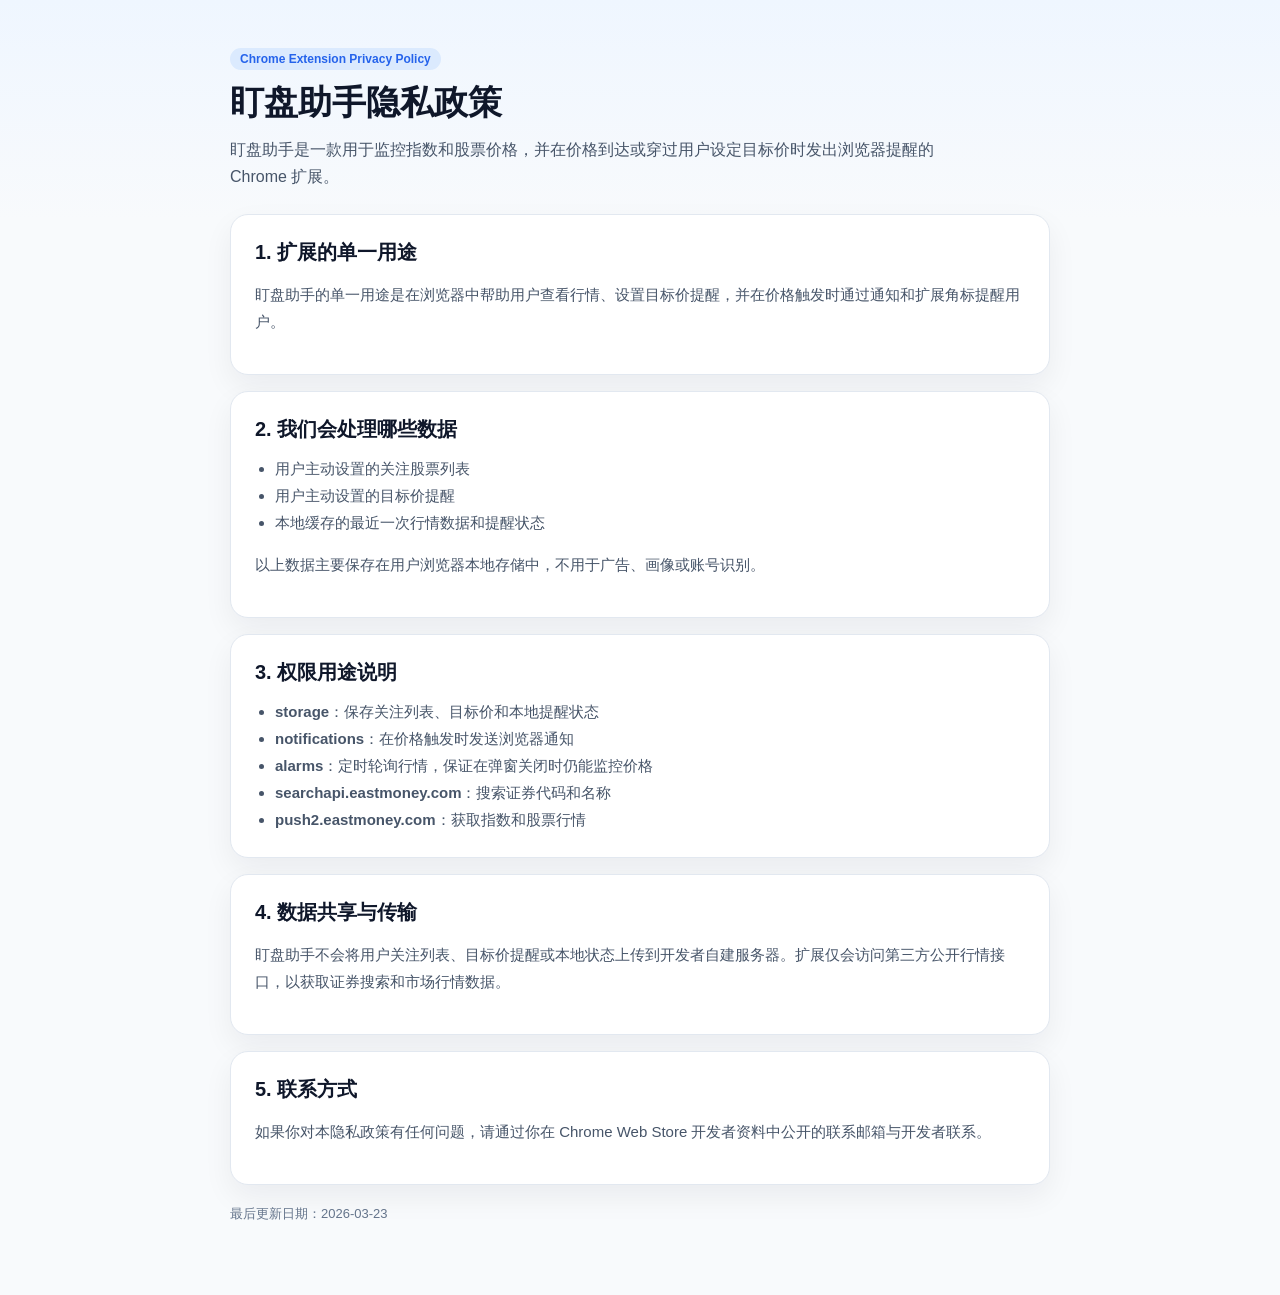
<file: docs/index.html>
<!doctype html>
<html lang="zh-CN">
  <head>
    <meta charset="UTF-8" />
    <meta name="viewport" content="width=device-width, initial-scale=1.0" />
    <title>盯盘助手隐私政策</title>
    <style>
      :root {
        color-scheme: light;
        --bg: #f8fafc;
        --card: #ffffff;
        --line: #e2e8f0;
        --text: #0f172a;
        --muted: #475569;
        --blue: #2563eb;
      }
      * { box-sizing: border-box; }
      body {
        margin: 0;
        font-family: "PingFang SC", "Helvetica", "Arial", sans-serif;
        background: linear-gradient(180deg, #eff6ff 0%, var(--bg) 220px);
        color: var(--text);
      }
      .wrap {
        max-width: 860px;
        margin: 0 auto;
        padding: 48px 20px 72px;
      }
      .hero { margin-bottom: 24px; }
      h1 { margin: 0 0 10px; font-size: 34px; }
      .sub {
        color: var(--muted);
        font-size: 16px;
        line-height: 1.7;
        max-width: 720px;
      }
      .card {
        background: var(--card);
        border: 1px solid var(--line);
        border-radius: 18px;
        padding: 24px;
        margin-bottom: 16px;
        box-shadow: 0 12px 30px rgba(15, 23, 42, 0.06);
      }
      h2 { margin: 0 0 12px; font-size: 20px; }
      p, li {
        color: var(--muted);
        line-height: 1.8;
        font-size: 15px;
      }
      ul { margin: 0; padding-left: 20px; }
      .badge {
        display: inline-block;
        padding: 4px 10px;
        border-radius: 999px;
        background: #dbeafe;
        color: var(--blue);
        font-size: 12px;
        font-weight: 600;
        margin-bottom: 10px;
      }
      .footer {
        color: #64748b;
        font-size: 13px;
        margin-top: 20px;
      }
    </style>
  </head>
  <body>
    <main class="wrap">
      <section class="hero">
        <div class="badge">Chrome Extension Privacy Policy</div>
        <h1>盯盘助手隐私政策</h1>
        <div class="sub">
          盯盘助手是一款用于监控指数和股票价格，并在价格到达或穿过用户设定目标价时发出浏览器提醒的 Chrome 扩展。
        </div>
      </section>

      <section class="card">
        <h2>1. 扩展的单一用途</h2>
        <p>盯盘助手的单一用途是在浏览器中帮助用户查看行情、设置目标价提醒，并在价格触发时通过通知和扩展角标提醒用户。</p>
      </section>

      <section class="card">
        <h2>2. 我们会处理哪些数据</h2>
        <ul>
          <li>用户主动设置的关注股票列表</li>
          <li>用户主动设置的目标价提醒</li>
          <li>本地缓存的最近一次行情数据和提醒状态</li>
        </ul>
        <p>以上数据主要保存在用户浏览器本地存储中，不用于广告、画像或账号识别。</p>
      </section>

      <section class="card">
        <h2>3. 权限用途说明</h2>
        <ul>
          <li><strong>storage</strong>：保存关注列表、目标价和本地提醒状态</li>
          <li><strong>notifications</strong>：在价格触发时发送浏览器通知</li>
          <li><strong>alarms</strong>：定时轮询行情，保证在弹窗关闭时仍能监控价格</li>
          <li><strong>searchapi.eastmoney.com</strong>：搜索证券代码和名称</li>
          <li><strong>push2.eastmoney.com</strong>：获取指数和股票行情</li>
        </ul>
      </section>

      <section class="card">
        <h2>4. 数据共享与传输</h2>
        <p>盯盘助手不会将用户关注列表、目标价提醒或本地状态上传到开发者自建服务器。扩展仅会访问第三方公开行情接口，以获取证券搜索和市场行情数据。</p>
      </section>

      <section class="card">
        <h2>5. 联系方式</h2>
        <p>如果你对本隐私政策有任何问题，请通过你在 Chrome Web Store 开发者资料中公开的联系邮箱与开发者联系。</p>
      </section>

      <div class="footer">最后更新日期：2026-03-23</div>
    </main>
  </body>
</html>
</file>
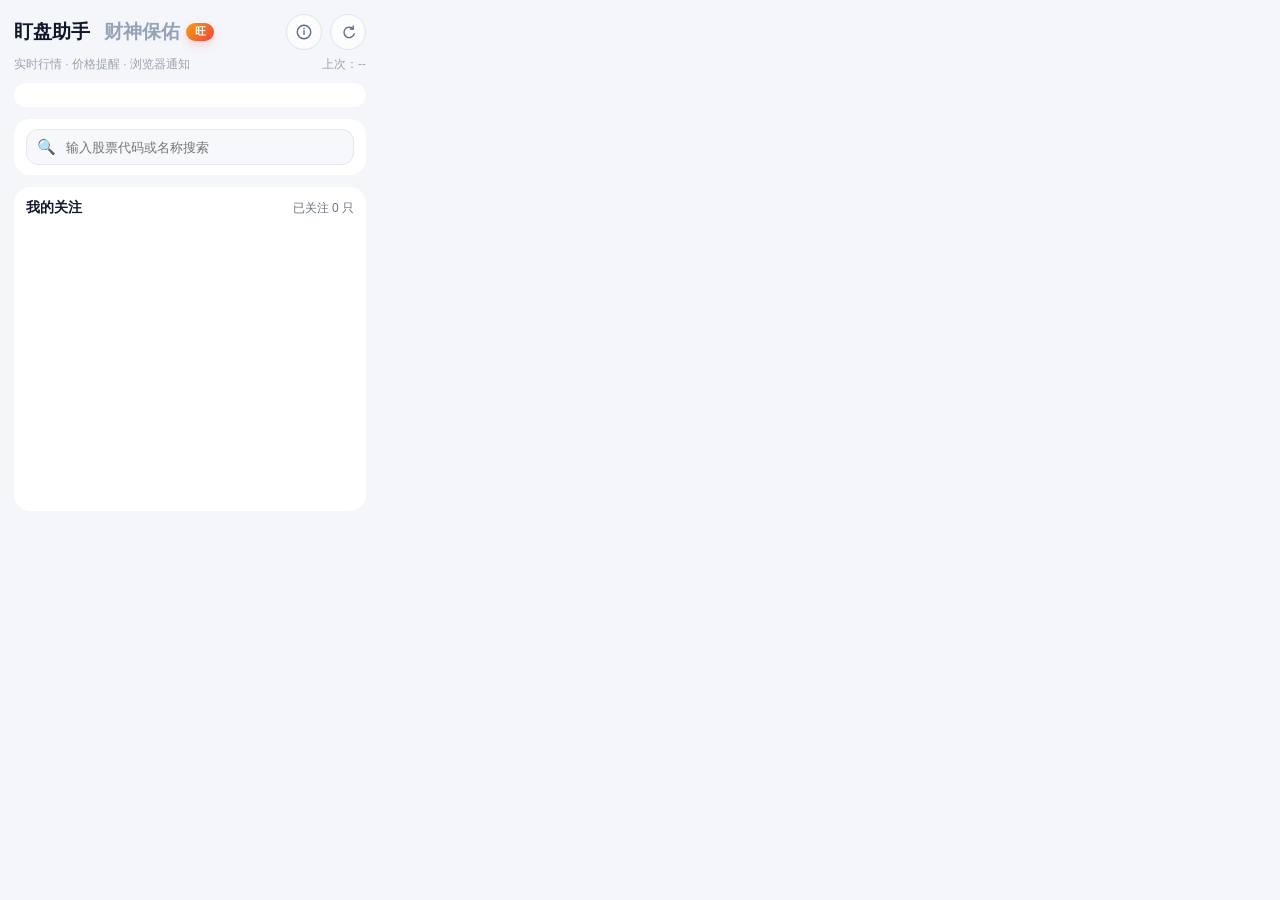
<file: popup.html>
<!doctype html>
<html lang="zh-CN">
  <head>
    <meta charset="UTF-8" />
    <meta name="viewport" content="width=device-width, initial-scale=1.0" />
    <title>盯盘助手</title>
    <link rel="stylesheet" href="popup.css" />
  </head>
  <body>
    <div class="container">
      <header class="hero">
        <div class="hero-top">
          <div class="title-mode-switch" id="mode-switch">
            <button class="title-mode-btn active" data-mode="watch" id="watch-mode-btn">盯盘助手</button>
            <button class="title-mode-btn title-mode-pray" data-mode="pray">
              <span id="pray-mode-label">财神保佑</span>
              <span class="title-mode-badge" id="pray-mode-badge">旺</span>
            </button>
          </div>
          <div class="hero-actions">
            <button id="info-btn" class="icon-btn" title="作者信息" aria-label="作者信息">
              <svg viewBox="0 0 24 24" aria-hidden="true">
                <circle cx="12" cy="12" r="9" fill="none" stroke="currentColor" stroke-width="1.8"></circle>
                <path d="M12 10.2v5" stroke="currentColor" stroke-width="1.8" stroke-linecap="round"></path>
                <circle cx="12" cy="7.4" r="1.1" fill="currentColor"></circle>
              </svg>
            </button>
            <button id="refresh-btn" class="icon-btn" title="手动刷新" aria-label="手动刷新">
              <svg viewBox="0 0 24 24" aria-hidden="true">
                <path d="M19 8a7 7 0 1 0 1.4 6.4" fill="none" stroke="currentColor" stroke-width="1.8" stroke-linecap="round"></path>
                <path d="M19 4v4h-4" fill="none" stroke="currentColor" stroke-width="1.8" stroke-linecap="round" stroke-linejoin="round"></path>
              </svg>
            </button>
          </div>
        </div>
        <div class="hero-meta">
          <p class="sub" id="hero-sub">实时行情 · 价格提醒 · 浏览器通知</p>
          <div class="timestamp"><span id="timestamp-label">上次：</span><span id="last-updated">--</span></div>
        </div>
      </header>

      <section class="card indexes-card" id="indexes-card">
        <div class="indexes" id="indexes"></div>
      </section>

      <section class="card search-card">
        <div class="search-box">
          <span class="search-icon">🔍</span>
          <input id="search-input" type="text" placeholder="输入股票代码或名称搜索" />
          <button id="search-clear-btn" class="search-clear hidden" type="button" title="清空搜索">×</button>
        </div>
        <div id="search-results" class="list"></div>
      </section>

      <section class="card watch-card" id="watch-card">
        <div class="section-title-row">
          <div class="section-title" id="watch-section-title">我的关注</div>
          <div class="count"><span id="watch-count-prefix">已关注</span> <span id="stock-count">0</span> <span id="watch-count-suffix">只</span></div>
        </div>
        <div id="watchlist"></div>
      </section>

      <section class="card pray-card hidden" id="pray-card">
        <div class="altar-card">
          <div class="altar-stage">
            <div class="deity-name" id="deity-name">财神爷</div>
            <div class="deity-display">
              <button class="deity-arrow deity-arrow-left" id="deity-prev" aria-label="上一个神位">‹</button>
              <div class="deity-image-wrap">
              <video
                id="deity-video"
                class="deity-video"
                playsinline
                preload="auto"
                muted
              ></video>
              </div>
              <button class="deity-arrow deity-arrow-right" id="deity-next" aria-label="下一个神位">›</button>
            </div>
            <div class="altar-copy altar-copy-centered" id="deity-copy">愿今日红红火火，账户长虹。</div>
            <div class="altar-fruits-row" id="altar-fruits-row">
              <button class="altar-slot" data-slot-index="0">+</button>
              <button class="altar-slot" data-slot-index="1">+</button>
              <button class="altar-slot" data-slot-index="2">+</button>
            </div>
            <div class="pray-search-overlay hidden" id="pray-search-overlay">
              <div class="pray-search-panel">
                <div class="pray-search-head">
                  <div class="pray-search-title" id="pray-search-title">搜索股票上供</div>
                  <button class="pray-search-close" id="close-pray-search" title="关闭">×</button>
                </div>
                <div class="pray-search-box">
                  <span class="search-icon">🔍</span>
                  <input id="pray-search-input" type="text" placeholder="输入股票代码或名称" />
                </div>
                <div class="pray-search-results" id="pray-search-results"></div>
              </div>
            </div>
            <button id="incense-btn" class="incense-btn incense-btn-floating">上香</button>
            <img class="altar-burner-image" src="assets/incense-burner.png" alt="香炉" />
            <div class="incense-actions">
              <div class="incense-meta"><span id="incense-count-label">累计香火：</span><span id="incense-count">0</span> <span id="incense-count-unit">次</span></div>
            </div>
          </div>
        </div>
      </section>
    </div>

    <div id="status"></div>

    <div class="modal hidden" id="qr-modal">
      <div class="modal-backdrop" data-close-modal="true"></div>
      <div class="modal-panel">
        <button class="modal-close" id="close-qr-modal" title="关闭">×</button>
        <div class="modal-title" id="qr-modal-title">供位已满</div>
        <div class="modal-copy" id="qr-modal-copy">当前最多只能上供三只股票。想继续加票，欢迎扫码联系作者交流。</div>
        <img class="qr-image" id="qr-modal-image" src="assets/developer-qr.png" alt="作者微信二维码" />
        <div class="modal-footnote" id="qr-modal-footnote">扫码备注来意，我会尽快回复。</div>
      </div>
    </div>

    <div class="modal hidden" id="info-modal">
      <div class="modal-backdrop" data-close-info-modal="true"></div>
      <div class="modal-panel info-modal-panel">
        <button class="modal-close" id="close-info-modal" title="关闭">×</button>
        <div class="settings-card">
          <div class="settings-title" id="settings-title">系统设置</div>
          <div class="settings-row">
            <label class="settings-label" for="language-select" id="language-label">语言</label>
            <select id="language-select" class="settings-select">
              <option value="system">跟随系统</option>
              <option value="zh">中文</option>
              <option value="en">English</option>
            </select>
          </div>
        </div>
        <div class="modal-title" id="info-modal-title">联系开发者</div>
        <div class="modal-copy info-contact" id="info-contact">Zhang Xumeng / TEL:18612033945（同微信）</div>
        <div class="info-grid">
          <div class="info-card">
            <div class="info-card-title" id="developer-card-title">微信联系</div>
            <img class="qr-image" id="developer-qr-image" src="assets/developer-qr.png" alt="微信二维码" />
            <div class="info-card-copy" id="developer-card-copy">加我反馈问题或提出建议</div>
          </div>
          <div class="info-card">
            <div class="info-card-title" id="support-card-title">支持一下</div>
            <img class="qr-image" id="support-qr-image" src="assets/alipay.png" alt="收款码" />
            <div class="info-card-copy" id="support-card-copy">欢迎金主请我喝杯咖啡</div>
          </div>
        </div>
        <div class="review-strip">
          <div class="review-copy">
            <div class="review-title" id="review-title">喜欢这个插件？</div>
            <div class="review-stars" aria-hidden="true">★★★★★</div>
          </div>
          <button id="review-btn" class="review-btn">去给个 5 星</button>
        </div>
        <div class="modal-footnote" id="info-modal-footnote">感谢支持，祝你自选常红、账户长虹。</div>
      </div>
    </div>

    <div class="modal hidden" id="detail-modal">
      <div class="modal-backdrop" data-close-detail-modal="true"></div>
      <div class="modal-panel detail-modal-panel">
        <button class="modal-close" id="close-detail-modal" title="关闭">×</button>
        <div id="detail-body"></div>
      </div>
    </div>

    <script src="popup.js"></script>
  </body>
</html>
</file>
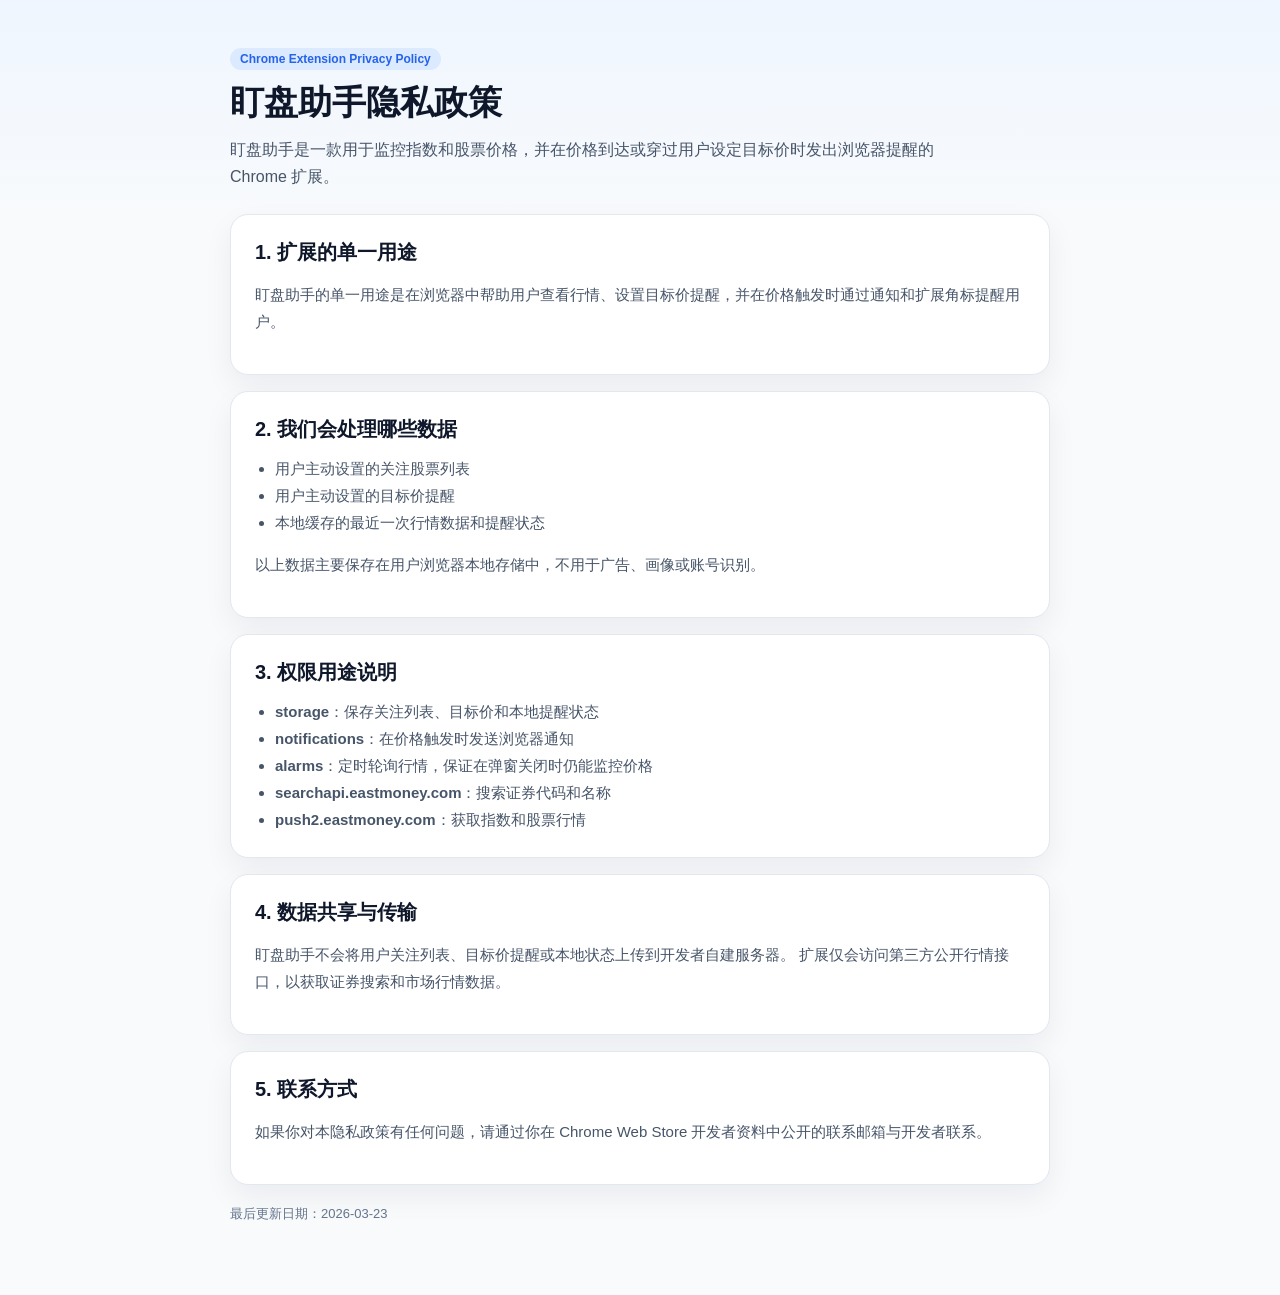
<file: store/privacy/privacy-policy.html>
<!doctype html>
<html lang="zh-CN">
  <head>
    <meta charset="UTF-8" />
    <meta name="viewport" content="width=device-width, initial-scale=1.0" />
    <title>盯盘助手隐私政策</title>
    <style>
      :root {
        color-scheme: light;
        --bg: #f8fafc;
        --card: #ffffff;
        --line: #e2e8f0;
        --text: #0f172a;
        --muted: #475569;
        --blue: #2563eb;
      }
      * { box-sizing: border-box; }
      body {
        margin: 0;
        font-family: "PingFang SC", "Helvetica", "Arial", sans-serif;
        background: linear-gradient(180deg, #eff6ff 0%, var(--bg) 220px);
        color: var(--text);
      }
      .wrap {
        max-width: 860px;
        margin: 0 auto;
        padding: 48px 20px 72px;
      }
      .hero {
        margin-bottom: 24px;
      }
      h1 {
        margin: 0 0 10px;
        font-size: 34px;
      }
      .sub {
        color: var(--muted);
        font-size: 16px;
        line-height: 1.7;
        max-width: 720px;
      }
      .card {
        background: var(--card);
        border: 1px solid var(--line);
        border-radius: 18px;
        padding: 24px;
        margin-bottom: 16px;
        box-shadow: 0 12px 30px rgba(15, 23, 42, 0.06);
      }
      h2 {
        margin: 0 0 12px;
        font-size: 20px;
      }
      p, li {
        color: var(--muted);
        line-height: 1.8;
        font-size: 15px;
      }
      ul {
        margin: 0;
        padding-left: 20px;
      }
      .badge {
        display: inline-block;
        padding: 4px 10px;
        border-radius: 999px;
        background: #dbeafe;
        color: var(--blue);
        font-size: 12px;
        font-weight: 600;
        margin-bottom: 10px;
      }
      .footer {
        color: #64748b;
        font-size: 13px;
        margin-top: 20px;
      }
      a { color: var(--blue); }
    </style>
  </head>
  <body>
    <main class="wrap">
      <section class="hero">
        <div class="badge">Chrome Extension Privacy Policy</div>
        <h1>盯盘助手隐私政策</h1>
        <div class="sub">
          盯盘助手是一款用于监控指数和股票价格，并在价格到达或穿过用户设定目标价时发出浏览器提醒的 Chrome 扩展。
        </div>
      </section>

      <section class="card">
        <h2>1. 扩展的单一用途</h2>
        <p>
          盯盘助手的单一用途是在浏览器中帮助用户查看行情、设置目标价提醒，并在价格触发时通过通知和扩展角标提醒用户。
        </p>
      </section>

      <section class="card">
        <h2>2. 我们会处理哪些数据</h2>
        <ul>
          <li>用户主动设置的关注股票列表</li>
          <li>用户主动设置的目标价提醒</li>
          <li>本地缓存的最近一次行情数据和提醒状态</li>
        </ul>
        <p>以上数据主要保存在用户浏览器本地存储中，不用于广告、画像或账号识别。</p>
      </section>

      <section class="card">
        <h2>3. 权限用途说明</h2>
        <ul>
          <li><strong>storage</strong>：保存关注列表、目标价和本地提醒状态</li>
          <li><strong>notifications</strong>：在价格触发时发送浏览器通知</li>
          <li><strong>alarms</strong>：定时轮询行情，保证在弹窗关闭时仍能监控价格</li>
          <li><strong>searchapi.eastmoney.com</strong>：搜索证券代码和名称</li>
          <li><strong>push2.eastmoney.com</strong>：获取指数和股票行情</li>
        </ul>
      </section>

      <section class="card">
        <h2>4. 数据共享与传输</h2>
        <p>
          盯盘助手不会将用户关注列表、目标价提醒或本地状态上传到开发者自建服务器。
          扩展仅会访问第三方公开行情接口，以获取证券搜索和市场行情数据。
        </p>
      </section>

      <section class="card">
        <h2>5. 联系方式</h2>
        <p>
          如果你对本隐私政策有任何问题，请通过你在 Chrome Web Store 开发者资料中公开的联系邮箱与开发者联系。
        </p>
      </section>

      <div class="footer">最后更新日期：2026-03-23</div>
    </main>
  </body>
</html>
</file>
<file: popup.css>
:root {
  color-scheme: light;
  font-family: "Inter", "PingFang SC", "Helvetica", "Arial", sans-serif;
  --bg: #f5f6fa;
  --card: #ffffff;
  --line: #e5e7eb;
  --text: #111827;
  --muted: #6b7280;
  --blue: #2563eb;
  --red: #dc2626;
  --green: #16a34a;
  --gold: #c89211;
}

/* 最外层文档：控制插件弹窗基础宽度，并去掉页面级滚动 */
html,
body {
  margin: 0;
  padding: 0;
  width: 380px;
  overflow: hidden;
  scrollbar-width: none;
  -ms-overflow-style: none;
}

html::-webkit-scrollbar,
body::-webkit-scrollbar {
  width: 0;
  height: 0;
}

/* 页面主体背景与文字颜色 */
body {
  background: var(--bg);
  color: var(--text);
}

body.modal-open {
  overflow: hidden;
}

/* 主容器：包住整个插件页面内容 */
.container {
  padding: 14px;
  box-sizing: border-box;
  overflow-y: hidden;
  overflow-x: hidden;
  scrollbar-width: none;
  -ms-overflow-style: none;
}

.container.modal-open {
  overflow: hidden;
}

.hidden {
  display: none !important;
}

/* 顶部头部模块：标题、副标题、时间、操作按钮 */
.hero {
  display: flex;
  flex-direction: column;
  gap: 6px;
  margin-bottom: 10px;
}

/* 顶部第一行：标题与右侧按钮 */
.hero-top {
  display: flex;
  justify-content: space-between;
  align-items: center;
  gap: 12px;
}

/* 顶部右侧按钮组：info / 刷新 */
.hero-actions {
  display: inline-flex;
  align-items: center;
  gap: 8px;
}

.sub {
  margin: 0;
  color: #9ca3af;
  font-size: 12px;
}

/* 顶部第二行：副标题与右侧时间 */
.hero-meta {
  display: flex;
  align-items: center;
  justify-content: space-between;
  gap: 12px;
  font-size: 12px;
}

button {
  border: none;
  padding: 6px 12px;
  border-radius: 10px;
  font-size: 12px;
  cursor: pointer;
  transition: transform 0.08s ease, box-shadow 0.12s ease;
}

button:hover {
  transform: translateY(-1px);
  box-shadow: 0 6px 16px rgba(0, 0, 0, 0.08);
}

.icon-btn {
  width: 36px;
  height: 36px;
  padding: 0;
  border-radius: 999px;
  background: rgba(255, 255, 255, 0.72);
  border: 1px solid #dbe4f0;
  color: #5b6b84;
  font-weight: 600;
  box-shadow: none;
  display: inline-flex;
  align-items: center;
  justify-content: center;
}

.icon-btn svg {
  width: 18px;
  height: 18px;
}

.icon-btn:hover {
  transform: none;
  box-shadow: none;
  background: rgba(255, 255, 255, 0.92);
  color: #334155;
}

.timestamp {
  color: #9ca3af;
}

/* 通用卡片容器：指数卡、搜索卡、关注卡、财神卡共用 */
.card {
  background: var(--card);
  border-radius: 16px;
  padding: 12px;
  margin-bottom: 12px;
}

/* 标题模式切换：盯盘助手 / 财神保佑 */
.title-mode-switch {
  display: flex;
  align-items: center;
  gap: 14px;
}

.title-mode-btn {
  background: transparent;
  box-shadow: none;
  padding: 0;
  color: #94a3b8;
  transition: color 0.18s ease, opacity 0.18s ease;
}

.title-mode-btn:hover {
  transform: none;
  box-shadow: none;
  color: #475569;
}

.title-mode-btn[data-mode="watch"] {
  font-size: 19px;
  font-weight: 800;
  line-height: 1.1;
}

.title-mode-btn.active {
  color: #0f172a;
}

.title-mode-pray {
  display: inline-flex;
  align-items: center;
  gap: 6px;
  font-weight: 700;
  font-size: 19px;
  line-height: 1.1;
}

.title-mode-pray .title-mode-badge {
  display: inline-flex;
  align-items: center;
  justify-content: center;
  min-width: 18px;
  height: 18px;
  padding: 0 5px;
  border-radius: 999px;
  background: linear-gradient(135deg, #f59e0b, #ef4444);
  color: #fff7ed;
  font-size: 11px;
  font-weight: 800;
  line-height: 1;
  box-shadow: 0 4px 10px rgba(239, 68, 68, 0.18);
}

.title-mode-pray.active .title-mode-badge {
  background: linear-gradient(135deg, #f97316, #dc2626);
}

/* 指数区域容器：顶部三块大盘指数 */
.indexes {
  display: grid;
  grid-template-columns: repeat(auto-fit, minmax(90px, 1fr));
  gap: 10px;
}

/* 单个指数卡片 */
.index-item {
  background: #f8fbff;
  border: 1px solid #dbeafe;
  border-radius: 12px;
  padding: 10px;
  text-align: center;
}

.index-name {
  font-size: 13px;
  color: #111827;
}

.index-price {
  font-weight: 700;
  font-size: 16px;
  margin-top: 4px;
}

.index-change {
  font-size: 12px;
}

/* 搜索模块外层卡片 */
.search-card {
  position: relative;
  display: flex;
  flex-direction: column;
  justify-content: center;
  height: 36px;
  padding-top: 10px;
  padding-bottom: 10px;
  overflow: visible;
  z-index: 3;
}

/* 搜索输入框容器 */
.search-box {
  display: flex;
  align-items: center;
  gap: 8px;
  background: #f7f8fb;
  border: 1px solid var(--line);
  border-radius: 12px;
  padding: 8px 10px;
  transition: background-color 0.16s ease, border-color 0.16s ease, box-shadow 0.16s ease;
}

.search-box:hover {
  background: #ffffff;
  border-color: #d7deea;
}

.search-box:focus-within {
  background: #ffffff;
  border-color: #93c5fd;
  box-shadow: 0 0 0 3px rgba(37, 99, 235, 0.08);
}

.search-box input {
  flex: 1;
  border: none;
  background: transparent;
  outline: none;
  font-size: 13px;
}

.search-clear {
  width: 22px;
  height: 22px;
  padding: 0;
  border-radius: 999px;
  background: transparent;
  color: #94a3b8;
  box-shadow: none;
  display: inline-flex;
  align-items: center;
  justify-content: center;
  font-size: 16px;
  line-height: 1;
  font-weight: 400;
  flex: none;
}

.search-clear:hover,
.search-clear:focus-visible {
  transform: none;
  box-shadow: none;
  background: #eef2f7;
  color: #475569;
}

.search-icon {
  font-size: 15px;
  color: #9ca3af;
}

/* 通用纵向列表 */
.list {
  display: flex;
  flex-direction: column;
  gap: 8px;
  margin-top: 10px;
}

/* 搜索结果下拉面板 */
.search-card .list {
  position: absolute;
  left: 12px;
  right: 12px;
  top: calc(100% - 6px);
  margin-top: 0;
  padding: 10px;
  max-height: 320px;
  overflow: auto;
  background: rgba(255, 255, 255, 0.98);
  border: 1px solid #e6ebf2;
  border-radius: 16px;
  box-shadow: 0 20px 36px rgba(15, 23, 42, 0.12);
  backdrop-filter: blur(10px);
}

.search-card .list:empty {
  display: none;
}

.search-card:not(.has-results) .list {
  display: none;
}

.search-card.has-results {
  justify-content: flex-start;
  z-index: 8;
}

.search-row {
  display: flex;
  align-items: center;
  justify-content: space-between;
  gap: 12px;
  padding: 8px 10px;
  border-radius: 10px;
  background: #f8fafc;
  border: 1px solid #edf1f5;
}

.row-main {
  min-width: 0;
}

.search-row .name {
  font-weight: 600;
}

.symbol-row {
  display: inline-flex;
  align-items: center;
  gap: 6px;
  flex-wrap: wrap;
}

.search-row .symbol,
.stock-symbol {
  color: #6b7280;
  font-size: 12px;
}

.market-badge {
  display: inline-flex;
  align-items: center;
  padding: 1px 6px;
  border-radius: 999px;
  background: #eef2f7;
  color: #667085;
  font-size: 11px;
  line-height: 1.5;
}

.search-row .add {
  background: linear-gradient(135deg, #2563eb, #1d4ed8);
  color: white;
  font-weight: 600;
}

.search-status.followed {
  display: inline-flex;
  align-items: center;
  gap: 4px;
  padding: 5px 0px;
  border-radius: 8px;
  background: #ecfdf3;
  color: #15803d;
  border: 1px solid #bbf7d0;
  font-size: 12px;
  font-weight: 600;
  width: 64px;
  justify-content: center;
  white-space: nowrap;
  flex: none;
}

/* 模块标题行：如“我的关注” */
.section-title-row {
  display: flex;
  align-items: center;
  justify-content: space-between;
  gap: 10px;
}

.section-title {
  font-weight: 700;
  font-size: 14px;
}

.count {
  color: var(--muted);
  font-size: 12px;
}

/* 我的关注列表容器 */
#watchlist {
  display: flex;
  flex-direction: column;
  gap: 8px;
  margin-top: 10px;
  overflow: visible;
  flex: 1;
}

/* 我的关注卡片外层 */
#watch-card {
  display: flex;
  flex-direction: column;
  min-height: 300px;
}

#watchlist > .empty {
  flex: 1;
  display: flex;
  align-items: center;
  justify-content: center;
}

/* 单只股票卡片 */
.stock-card {
  position: relative;
  border: 1px solid var(--line);
  border-radius: 12px;
  padding: 10px;
  background: #fdfdfd;
  display: flex;
  flex-direction: column;
  gap: 8px;
  cursor: pointer;
  transition: border-color 0.16s ease, background-color 0.16s ease;
}

.stock-card:active {
  cursor: grabbing;
}

.stock-card:hover,
.stock-card:focus-within {
  border-color: #dbe7fb;
  background: #fbfdff;
}

.stock-card.dragging {
  opacity: 0.55;
  background: #f8fbff;
}

.stock-card.drag-over-top {
  box-shadow: inset 0 3px 0 #2563eb;
}

.stock-card.drag-over-bottom {
  box-shadow: inset 0 -3px 0 #2563eb;
}

.stock-header {
  display: grid;
  grid-template-columns: minmax(0, 1fr) minmax(0, 1fr);
  align-items: center;
  gap: 10px;
}

.stock-info {
  display: flex;
  flex-direction: column;
  gap: 2px;
  min-width: 0;
}

.stock-name-row {
  display: flex;
  align-items: center;
  min-width: 0;
}

.stock-drag-handle {
  display: grid;
  grid-template-columns: repeat(2, 3px);
  grid-template-rows: repeat(3, 3px);
  column-gap: 2px;
  row-gap: 1.5px;
  align-content: center;
  justify-content: center;
  width: 16px;
  height: 22px;
  margin-left: 4px;
  margin-right: 4px;
  padding: 0;
  box-shadow: none;
  border: none;
  flex: none;
  cursor: grab;
  user-select: none;
  pointer-events: auto;
}

.stock-drag-dot {
  width: 2px;
  height: 2px;
  border-radius: 999px;
  background: #94a3b8;
}

.stock-card:hover .stock-drag-dot {
  background: #64748b;
}

.stock-name {
  font-weight: 700;
}

.stock-name,
.stock-symbol {
  overflow: hidden;
  text-overflow: ellipsis;
}

.stock-quote-area {
  position: relative;
  min-width: 0;
  display: grid;
  grid-template-columns: minmax(0, 1fr) minmax(0, 1fr);
  align-items: center;
  gap: 10px;
}

.quote-side {
  display: flex;
  align-items: center;
  justify-content: center;
  min-width: 0;
}

.quote {
  text-align: right;
  display: flex;
  flex-direction: column;
  gap: 2px;
}

.quote .price {
  font-weight: 800;
  font-size: 14px;
}

.quote .change-text {
  font-size: 11px;
}

.stock-mini-chart-slot {
  width: 100%;
  height: 40px;
  display: flex;
  align-items: center;
  justify-content: center;
  min-width: 0;
}

.mini-trend {
  width: 92%;
  min-width: 0;
  height: 32px;
  display: block;
}

.mini-trend-line {
  fill: none;
  stroke-width: 1.15;
  stroke-linecap: round;
  stroke-linejoin: round;
}

.mini-trend-placeholder {
  border-radius: 999px;
  background: linear-gradient(90deg, rgba(226, 232, 240, 0.26), rgba(241, 245, 249, 0.72), rgba(226, 232, 240, 0.26));
}

.quote-actions-overlay {
  position: absolute;
  inset: 0;
  display: flex;
  align-items: center;
  justify-content: flex-end;
  gap: 8px;
  padding-right: 1px;
  background: #fbfdfff5;
  opacity: 0;
  pointer-events: none;
  transition: opacity 0.15s ease;
  z-index: 1;
}

.stock-card:hover .quote-actions-overlay,
.stock-card:focus-within .quote-actions-overlay {
  opacity: 1;
  pointer-events: auto;
}

.bell-btn {
  display: inline-flex;
  align-items: center;
  gap: 4px;
  padding: 0;
  background: transparent;
  color: var(--blue);
  font-weight: 600;
  box-shadow: none;
}

.bell-btn:hover,
.remove-stock-inline:hover,
.target-tag-remove:hover,
.fruit-remove:hover {
  transform: none;
  box-shadow: none;
}

.remove-stock-inline {
  background: transparent;
  color: #ef4444;
  padding: 0;
  font-weight: 600;
  box-shadow: none;
}

.multi-alert-panel {
  display: flex;
}

.targets-list.tags-only {
  display: flex;
  flex-wrap: wrap;
  gap: 8px;
}

.target-tag {
  display: inline-flex;
  align-items: center;
  gap: 6px;
  padding: 5px 10px;
  border-radius: 999px;
  background: #f3f4f6;
  border: 1px solid #e5e7eb;
  color: #4b5563;
  font-size: 12px;
}

.target-tag.hit {
  background: #ede9fe;
  border-color: #c4b5fd;
  color: #6d28d9;
}

.target-tag-remove {
  padding: 0;
  width: 16px;
  height: 16px;
  border-radius: 50%;
  background: transparent;
  color: #9ca3af;
  font-weight: 700;
  line-height: 1;
  box-shadow: none;
}

.target-popover {
  background: white;
  border: 1px solid #dbe4f0;
  border-radius: 12px;
  padding: 10px;
  box-shadow: 0 10px 24px rgba(15, 23, 42, 0.08);
}

.target-entry {
  display: flex;
  align-items: center;
  gap: 8px;
}

.target-popover-title {
  font-size: 12px;
  font-weight: 700;
  color: #475569;
  white-space: nowrap;
}

.target-input {
  flex: 1;
  border: 1px solid #d7dce0;
  border-radius: 8px;
  padding: 8px 10px;
  font-size: 13px;
  background: white;
  outline: none;
}

.confirm-target {
  background: var(--blue);
  color: white;
  width: 56px;
  min-width: 56px;
  white-space: nowrap;
  border-radius: 8px;
  flex: none;
}

/* 财神保佑主卡片 */
.pray-card {
  background: linear-gradient(180deg, #fffdf6, #fff9eb);
  border: 1px solid #f4e8bf;
}

/* 财神名称标题 */
.deity-name {
  color: #8b5e05;
  font-weight: 800;
  font-size: 20px;
  text-align: center;
  margin: 4px 0 6px;
}

.deity-arrow {
  position: absolute;
  top: 50%;
  width: 34px;
  height: 34px;
  padding: 0px 0px 4px 0px;
  border-radius: 999px;
  background: #fff6dd;
  border: 1px solid #efd79b;
  color: #8b5e05;
  box-shadow: none;
  font-size: 20px;
  line-height: 1;
  transform: translateY(-50%);
  z-index: 2;
}

.deity-arrow:hover {
  transform: translateY(-50%);
  box-shadow: none;
  background: #fdf0c8;
  color: #6b4423;
}

.deity-arrow-left {
  left: -28px;
}

.deity-arrow-right {
  right: -28px;
}

/* 财神内容主体：神像、文案、供位、香炉 */
.altar-card {
  border-radius: 14px;
  padding: 0;
  background: transparent;
  border: none;
  position: relative;
}

.altar-copy {
  color: #8b6b21;
  font-size: 12px;
}

.altar-copy-centered {
  text-align: center;
  margin-top: -2px;
  font-size: 13px;
  transition: opacity 0.2s ease, transform 0.2s ease;
}

.altar-copy.smoke-out {
  animation: blessing-smoke-out 0.2s ease forwards;
}

.altar-copy.smoke-in {
  animation: blessing-smoke-in 0.28s ease forwards;
}

.incense-btn {
  background: linear-gradient(135deg, #f8d36a, #f59e0b);
  color: #6b3b00;
  font-weight: 800;
  border: 1px solid rgba(255, 243, 205, 0.8);
}

.incense-btn-floating {
  position: absolute;
  left: 50%;
  bottom: 16px;
  transform: translateX(-50%) translateY(6px);
  opacity: 0;
  pointer-events: none;
  transition: opacity 0.18s ease, transform 0.18s ease;
  z-index: 3;
}

.pray-card:hover .incense-btn-floating,
.pray-card:focus-within .incense-btn-floating {
  opacity: 1;
  pointer-events: auto;
  transform: translateX(-50%) translateY(0);
}

/* 财神中部舞台区域 */
.altar-stage {
  margin-top: 8px;
  display: flex;
  flex-direction: column;
  align-items: center;
  gap: 10px;
}

/* 神像展示区：含左右切换箭头 */
.deity-display {
  position: relative;
  display: inline-flex;
  align-items: center;
  justify-content: center;
}

.deity-image-wrap {
  display: flex;
  align-items: center;
  justify-content: center;
  min-height: 0;
  position: relative;
  width: 226px;
  height: 226px;
  overflow: hidden;
}

.deity-video {
  position: absolute;
  inset: 0;
  width: 100%;
  height: 100%;
  object-fit: cover;
  background: transparent;
  filter: drop-shadow(0 8px 18px rgba(124, 74, 3, 0.08));
  pointer-events: none;
}

/* 三个供位容器 */
.altar-fruits-row {
  display: grid;
  grid-template-columns: repeat(3, minmax(0, 1fr));
  gap: 14px;
  width: 100%;
  align-items: end;
  height: 56px;
  margin-top: 2px;
}

/* 空供位 */
.altar-slot {
  display: flex;
  align-items: center;
  justify-content: center;
  height: 56px;
  border-radius: 12px;
  background: rgba(255, 255, 255, 0.55);
  border: 1px dashed #e4c46d;
  color: #c89211;
  font-size: 20px;
  box-shadow: none;
  transition: transform 0.15s ease, border-color 0.15s ease, background 0.15s ease;
}

.altar-slot:hover {
  transform: translateY(-1px);
  border-color: #d9ad34;
  background: rgba(255, 247, 220, 0.9);
}

/* 已上供的供位卡片 */
.altar-slot.filled {
  position: relative;
  align-items: flex-start;
  justify-content: space-between;
  flex-direction: column;
  height: 56px;
  gap: 0;
  font-size: 12px;
  border-style: solid;
  background: linear-gradient(180deg, #fff8e6, #ffd27a);
  color: #7c4a03;
  font-weight: 700;
  padding: 8px 8px;
  box-sizing: border-box;
}

.altar-slot.filled:hover {
  background: linear-gradient(180deg, #fff4d8, #ffcb63);
  border-color: #dba72c;
}

.altar-slot-topline {
  display: flex;
  align-items: center;
  justify-content: center;
  gap: 4px;
  width: 100%;
}

.altar-slot-market {
  padding: 0 4px;
  border-radius: 999px;
  background: rgba(255,255,255,.58);
  font-size: 8px;
  line-height: 1.1;
}

.altar-slot-symbol {
  font-size: 10px;
  letter-spacing: 0.02em;
  line-height: 1;
}

.altar-slot-name {
  width: 100%;
  font-size: 10px;
  opacity: 0.9;
  line-height: 1;
  min-height: 0;
  text-align: center;
  white-space: nowrap;
  overflow: hidden;
  text-overflow: ellipsis;
}

.altar-slot-quote {
  display: flex;
  align-items: center;
  justify-content: center;
  gap: 3px;
  margin-top: 0;
  width: 100%;
  font-size: 8px;
  line-height: 1;
  font-weight: 700;
}

.altar-slot-remove {
  position: absolute;
  top: 6px;
  right: 6px;
  width: 16px;
  height: 16px;
  padding: 0;
  border-radius: 8px;
  background: rgba(255,255,255,.68);
  color: #8f5b09;
  box-shadow: none;
  opacity: 0;
  transition: opacity 0.15s ease;
}

.altar-slot.filled:hover .altar-slot-remove {
  opacity: 1;
}

.altar-burner-image {
  display: block;
  width: 120px;
  height: auto;
  object-fit: contain;
}

/* 香炉底部动作区：累计香火等 */
.incense-actions {
  width: 100%;
  display: flex;
  align-items: flex-end;
  justify-content: flex-start;
  margin-top: -22px;
}

.incense-meta {
  color: #8b6b21;
  font-size: 12px;
  white-space: nowrap;
  line-height: 1;
}

/* 财神模式搜索弹层遮罩 */
.pray-search-overlay {
  position: absolute;
  inset: 0;
  background: rgba(255, 248, 230, 0.72);
  border-radius: 18px;
  display: flex;
  align-items: center;
  justify-content: center;
  padding: 4px;
  z-index: 4;
}

/* 财神模式搜索弹窗主体 */
.pray-search-panel {
  width: 100%;
  max-width: 560px;
  border-radius: 18px;
  background: rgba(255,255,255,.96);
  border: 1px solid #efd79b;
  box-shadow: 0 16px 36px rgba(146, 95, 16, 0.16);
  padding: 18px;
}

.pray-search-head {
  display: flex;
  align-items: center;
  justify-content: space-between;
  gap: 8px;
  margin-bottom: 10px;
}

.pray-search-title {
  font-size: 14px;
  font-weight: 700;
  color: #7c4a03;
}

.pray-search-close {
  width: 28px;
  height: 28px;
  padding: 0;
  border-radius: 8px;
  background: transparent;
  box-shadow: none;
  color: #8f5b09;
  font-size: 20px;
  line-height: 1;
  font-weight: 200;
}

.pray-search-close:hover,
.pray-search-close:focus-visible {
  transform: none;
  box-shadow: none;
  background: #fff3d7;
  color: #7c4a03;
}

.pray-search-box {
  display: flex;
  align-items: center;
  gap: 8px;
  background: #fffdf8;
  border: 1px solid #ead8aa;
  border-radius: 12px;
  padding: 8px 10px;
}

.pray-search-box input {
  flex: 1;
  border: none;
  background: transparent;
  outline: none;
  font-size: 13px;
}

.pray-search-results {
  display: flex;
  flex-direction: column;
  gap: 8px;
  margin-top: 10px;
  max-height: 220px;
  overflow: auto;
}

.pray-result-row {
  display: flex;
  align-items: center;
  justify-content: space-between;
  gap: 12px;
  padding: 10px 12px;
  border-radius: 12px;
  background: #fffbf2;
  border: 1px solid #f2e3bb;
}

.pray-result-main {
  min-width: 0;
}

.pray-result-name {
  font-size: 14px;
  font-weight: 700;
  color: #5b3b00;
}

.pray-result-row .add {
  background: #6b3f1f;
  color: #ffffff;
  font-weight: 700;
  width: 64px;
  min-width: 64px;
  border-radius: 8px;
  box-shadow: none;
  white-space: nowrap;
  flex: none;
  justify-content: center;
}

.pray-result-row .add:hover {
  transform: none;
  box-shadow: none;
  background: #5a3418;
}

@keyframes blessing-smoke-out {
  0% {
    opacity: 1;
    transform: translateY(0);
  }
  100% {
    opacity: 0;
    transform: translateY(-6px);
  }
}

@keyframes blessing-smoke-in {
  0% {
    opacity: 0;
    transform: translateY(6px);
  }
  100% {
    opacity: 1;
    transform: translateY(0);
  }
}

/* 通用弹窗遮罩层 */
.modal {
  position: fixed;
  inset: 0;
  z-index: 20;
  display: flex;
  align-items: center;
  justify-content: center;
  padding: 14px;
  box-sizing: border-box;
}

.modal-backdrop {
  position: absolute;
  inset: 0;
  background: rgba(15, 23, 42, 0.45);
}

/* 通用弹窗主体 */
.modal-panel {
  position: relative;
  width: 280px;
  margin: 0;
  background: white;
  border-radius: 18px;
  padding: 18px;
  box-shadow: 0 20px 50px rgba(15, 23, 42, 0.28);
  text-align: center;
}

/* 作者信息弹窗 */
.info-modal-panel {
  width: 320px;
  text-align: left;
}

.settings-card {
  margin: 2px 0 14px;
  padding: 0;
  border: none;
  border-radius: 0;
  background: transparent;
}

.settings-title {
  font-size: 18px;
  font-weight: 700;
  color: #111827;
  margin-top: 8px;
  margin-bottom: 8px;
}

.settings-row {
  margin-top: 12px;
  display: grid;
  grid-template-columns: repeat(2, minmax(0, 1fr));
  align-items: center;
  gap: 10px;
}

.settings-label {
  font-size: 12px;
  color: #6b7280;
}

.settings-select {
  -webkit-appearance: none;
  appearance: none;
  width: 100%;
  height: 34px;
  border: 1px solid #e5d9b8;
  border-radius: 10px;
  padding: 0 28px 0 10px;
  background: #ffffff;
  background-image: url("data:image/svg+xml,%3Csvg xmlns='http://www.w3.org/2000/svg' width='10' height='6' viewBox='0 0 10 6' fill='none'%3E%3Cpath d='M1 1L5 5L9 1' stroke='%236B7280' stroke-width='1.5' stroke-linecap='round' stroke-linejoin='round'/%3E%3C/svg%3E");
  background-repeat: no-repeat;
  background-position: right 8px center;
  background-size: 10px 6px;
  color: #1f2937;
  font-size: 12px;
  outline: none;
}

.settings-select:focus {
  border-color: #d6b36a;
  box-shadow: 0 0 0 3px rgba(214, 179, 106, 0.14);
}

/* 股票详情弹窗 */
.detail-modal-panel {
  position: relative;
  width: 366px;
  height: 560px;
  text-align: left;
  padding: 14px;
  display: flex;
  flex-direction: column;
  box-sizing: border-box;
  margin: 0;
  max-width: calc(100vw - 28px);
}

/* 股票详情弹窗外层，用于居中显示 */
#detail-modal {
  display: flex;
  align-items: center;
  justify-content: center;
  padding: 14px;
  box-sizing: border-box;
  overscroll-behavior: contain;
}

/* 股票详情滚动内容区 */
#detail-body {
  flex: 1;
  min-height: 0;
  overflow: auto;
  padding-right: 2px;
}

/* 作者信息二维码双列区域 */
.info-grid {
  display: grid;
  grid-template-columns: repeat(2, minmax(0, 1fr));
  gap: 10px;
  margin-top: 12px;
}

.info-card {
  border: 1px solid #ebe3c6;
  border-radius: 14px;
  background: #fffdf7;
  padding: 10px;
  text-align: center;
}

.info-card-title {
  font-size: 13px;
  font-weight: 700;
  color: #7c4a03;
  margin-bottom: 8px;
}

.info-card-copy {
  font-size: 10px;
  color: #7b7280;
  margin-top: 12px;
}

.info-contact {
  margin-top: 12px;
  color: #94a3b8;
  font-weight: 400;
  font-size: 12px;
}

.modal-close {
  position: absolute;
  top: 12px;
  right: 12px;
  padding: 0;
  width: 28px;
  height: 28px;
  background: transparent;
  color: #64748b;
  box-shadow: none;
  font-size: 20px;
  line-height: 1;
  font-weight: 200;
}

.modal-close:hover,
.modal-close:focus-visible {
  transform: none;
  box-shadow: none;
  background: #f3f4f6;
  color: #475569;
}

.modal-title {
  font-size: 18px;
  font-weight: 700;
  margin-top: 8px;
  margin-bottom: 8px;
}

.modal-copy {
  margin-top: 12px;
  color: #576578;
  font-size: 12px;
  line-height: 1;
}

.detail-head {
  display: flex;
  align-items: flex-start;
  justify-content: space-between;
  gap: 12px;
}

.detail-title {
  font-size: 20px;
  font-weight: 800;
  color: #111827;
  line-height: 1.1;
  margin-top: 8px;
}

.detail-subtitle {
  margin-top: 6px;
  color: #667085;
  font-size: 12px;
}

.detail-price-row {
  display: flex;
  align-items: baseline;
  gap: 10px;
  margin-top: 14px;
  flex-wrap: wrap;
}

.detail-price {
  font-size: 22px;
  font-weight: 800;
}

.detail-price-meta {
  display: inline-flex;
  align-items: center;
  gap: 8px;
  font-size: 12px;
  font-weight: 700;
}

.detail-time {
  margin-left: auto;
  color: #64748b;
  font-size: 11px;
  font-weight: 600;
}

.detail-range-tabs {
  margin-top: 16px;
  display: grid;
  grid-template-columns: repeat(6, minmax(0, 1fr));
  border: 0;
  border-bottom: 1px solid #eef2f7;
  border-radius: 0;
  overflow: visible;
  background: #ffffff;
}

.detail-range-tab {
  position: relative;
  height: 30px;
  padding: 0;
  border: 0;
  border-radius: 0;
  background: #ffffff;
  color: #6b7280;
  box-shadow: none;
  font-size: 13px;
  font-weight: 700;
  line-height: 30px;
  text-align: center;
  white-space: nowrap;
}

.detail-range-tab.active {
  background: #ffffff;
  color: #111827;
}

.detail-range-tab.active::after {
  content: "";
  position: absolute;
  left: 50%;
  bottom: -1px;
  width: 22px;
  height: 3px;
  border-radius: 999px;
  background: #ef4444;
  transform: translateX(-50%);
}

.detail-range-tab:hover,
.detail-range-tab:focus-visible {
  transform: none;
  box-shadow: none;
  outline: none;
}

.detail-range-tab:not(.active):hover,
.detail-range-tab:not(.active):focus-visible {
  background: #ffffff;
  color: #374151;
}

.detail-chart-card {
  margin-top: 10px;
  padding: 10px 0 10px;
  border-radius: 0;
  background: transparent;
  border: none;
}

.detail-chart-svg {
  width: 100%;
  height: 148px;
  display: block;
}

.detail-chart-line {
  fill: none;
  stroke-width: 1.5;
  stroke-linejoin: round;
  stroke-linecap: round;
}

.detail-kline-wick {
  stroke-width: 1;
  stroke-linecap: round;
}

.detail-kline-body {
  stroke-width: 0;
}

.detail-kline-body.selected {
  stroke: #111827;
  stroke-width: 1.2;
  vector-effect: non-scaling-stroke;
}

.detail-chart-base {
  stroke: #9ca3af;
  stroke-width: 1;
  stroke-dasharray: 1.5 4.5;
  opacity: 0.8;
  stroke-linecap: round;
}

.detail-chart-guide {
  stroke: #d7dde5;
  stroke-width: 1;
}

.detail-chart-day-guide {
  stroke: #e5e7eb;
  stroke-width: 0.8;
  stroke-dasharray: 2 4;
  opacity: 0.75;
}

.detail-chart-hover-guide {
  stroke: #94a3b8;
  stroke-width: 1;
  stroke-dasharray: 1.5 4.5;
  stroke-linecap: round;
}

.detail-chart-hover-dot {
  fill: #ffffff;
  stroke-width: 1.8;
}

.detail-chart-extreme-dot {
  fill: #ffffff;
  stroke-width: 1.4;
}

.detail-chart-extreme-label {
  font-size: 9px;
  fill: #64748b;
  font-weight: 600;
  text-anchor: middle;
}

.detail-chart-tooltip-bg {
  fill: rgba(255, 255, 255, 0.92);
  stroke: rgba(148, 163, 184, 0.35);
  stroke-width: 0.8;
}

.detail-chart-tooltip {
  font-size: 9px;
  fill: #475569;
  text-anchor: middle;
  font-weight: 600;
}

.detail-chart-zero {
  font-size: 10px;
  fill: #6b7280;
  text-anchor: end;
  font-weight: 600;
}

.detail-chart-axis-label {
  font-size: 10px;
  font-weight: 700;
  text-anchor: start;
}

.detail-chart-axis-right {
  text-anchor: end;
}

.detail-chart-axis-top {
  fill: #dc2626;
}

.detail-chart-axis-mid {
  fill: #64748b;
}

.detail-chart-axis-bottom {
  fill: #16a34a;
}

.detail-chart-label {
  font-size: 10px;
  fill: #6b7280;
}

.detail-chart-label-left {
  text-anchor: start;
}

.detail-chart-label-center {
  text-anchor: middle;
}

.detail-chart-label-right {
  text-anchor: end;
}

.detail-stats-grid {
  margin-top: 22px;
  display: grid;
  grid-template-columns: repeat(2, minmax(0, 1fr));
  gap: 10px 14px;
}

.detail-stat {
  display: flex;
  align-items: center;
  justify-content: space-between;
  gap: 8px;
  border-bottom: 1px solid #eef2f7;
  padding-bottom: 6px;
}

.detail-stat .label {
  color: #6b7280;
  font-size: 12px;
}

.detail-stat .value {
  color: #111827;
  font-size: 12px;
  font-weight: 700;
}

.qr-image {
  display: block;
  width: 110px;
  height: 110px;
  margin: 10px auto 0;
  border-radius: 12px;
  border: 1px solid var(--line);
  object-fit: contain;
}

/* 五星支持条 */
.review-strip {
  margin-top: 14px;
  padding: 10px 12px;
  border: 1px solid #efe5cb;
  border-radius: 14px;
  background: linear-gradient(180deg, #fffefb, #fff9ef);
  display: flex;
  align-items: center;
  justify-content: space-between;
  gap: 12px;
}

.review-copy {
  min-width: 0;
}

.review-title {
  font-size: 12px;
  color: #6b7280;
}

.review-stars {
  margin-top: 4px;
  color: #f59e0b;
  font-size: 16px;
  letter-spacing: 1px;
  line-height: 1;
}

.review-btn {
  flex: none;
  padding: 8px 12px;
  border-radius: 999px;
  background: #7c4a03;
  color: #ffffff;
  font-weight: 700;
  box-shadow: none;
  white-space: nowrap;
}

.review-btn:hover {
  transform: none;
  box-shadow: none;
  background: #6a3f03;
}

.modal-footnote {
  margin-top: 18px;
  color: #576578;
  font-size: 12px;
}

.detail-loading,
.detail-error,
.detail-chart-empty {
  text-align: center;
  color: #64748b;
  font-size: 14px;
  padding: 40px 10px;
}

.bell-icon {
  width: 14px;
  height: 14px;
  flex: none;
}

.up {
  color: var(--red);
}

.down {
  color: var(--green);
}

.empty {
  text-align: center;
  padding: 12px;
  color: #9ca3af;
  font-size: 14px;
}

/* 底部状态提示条 */
#status {
  position: fixed;
  bottom: -40px;
  left: 0;
  right: 0;
  margin: 0 auto;
  text-align: center;
  padding: 9px 12px;
  background: rgba(0, 0, 0, 0.8);
  color: white;
  font-size: 12px;
  border-radius: 10px;
  width: fit-content;
  transition: bottom 0.2s ease;
  z-index: 30;
}

#status.visible {
  bottom: 12px;
}

.shake {
  animation: shake-target 0.5s ease-in-out infinite;
}

@keyframes shake-target {
  0%,
  100% {
    transform: translateX(0);
  }
  20% {
    transform: translateX(-2px);
  }
  40% {
    transform: translateX(2px);
  }
  60% {
    transform: translateX(-2px);
  }
  80% {
    transform: translateX(2px);
  }
}

@keyframes smoke-rise {
  0% {
    transform: translateY(8px) scale(0.8);
    opacity: 0;
  }
  30% {
    opacity: 0.7;
  }
  100% {
    transform: translateY(-26px) scale(1.2);
    opacity: 0;
  }
}
</file>
